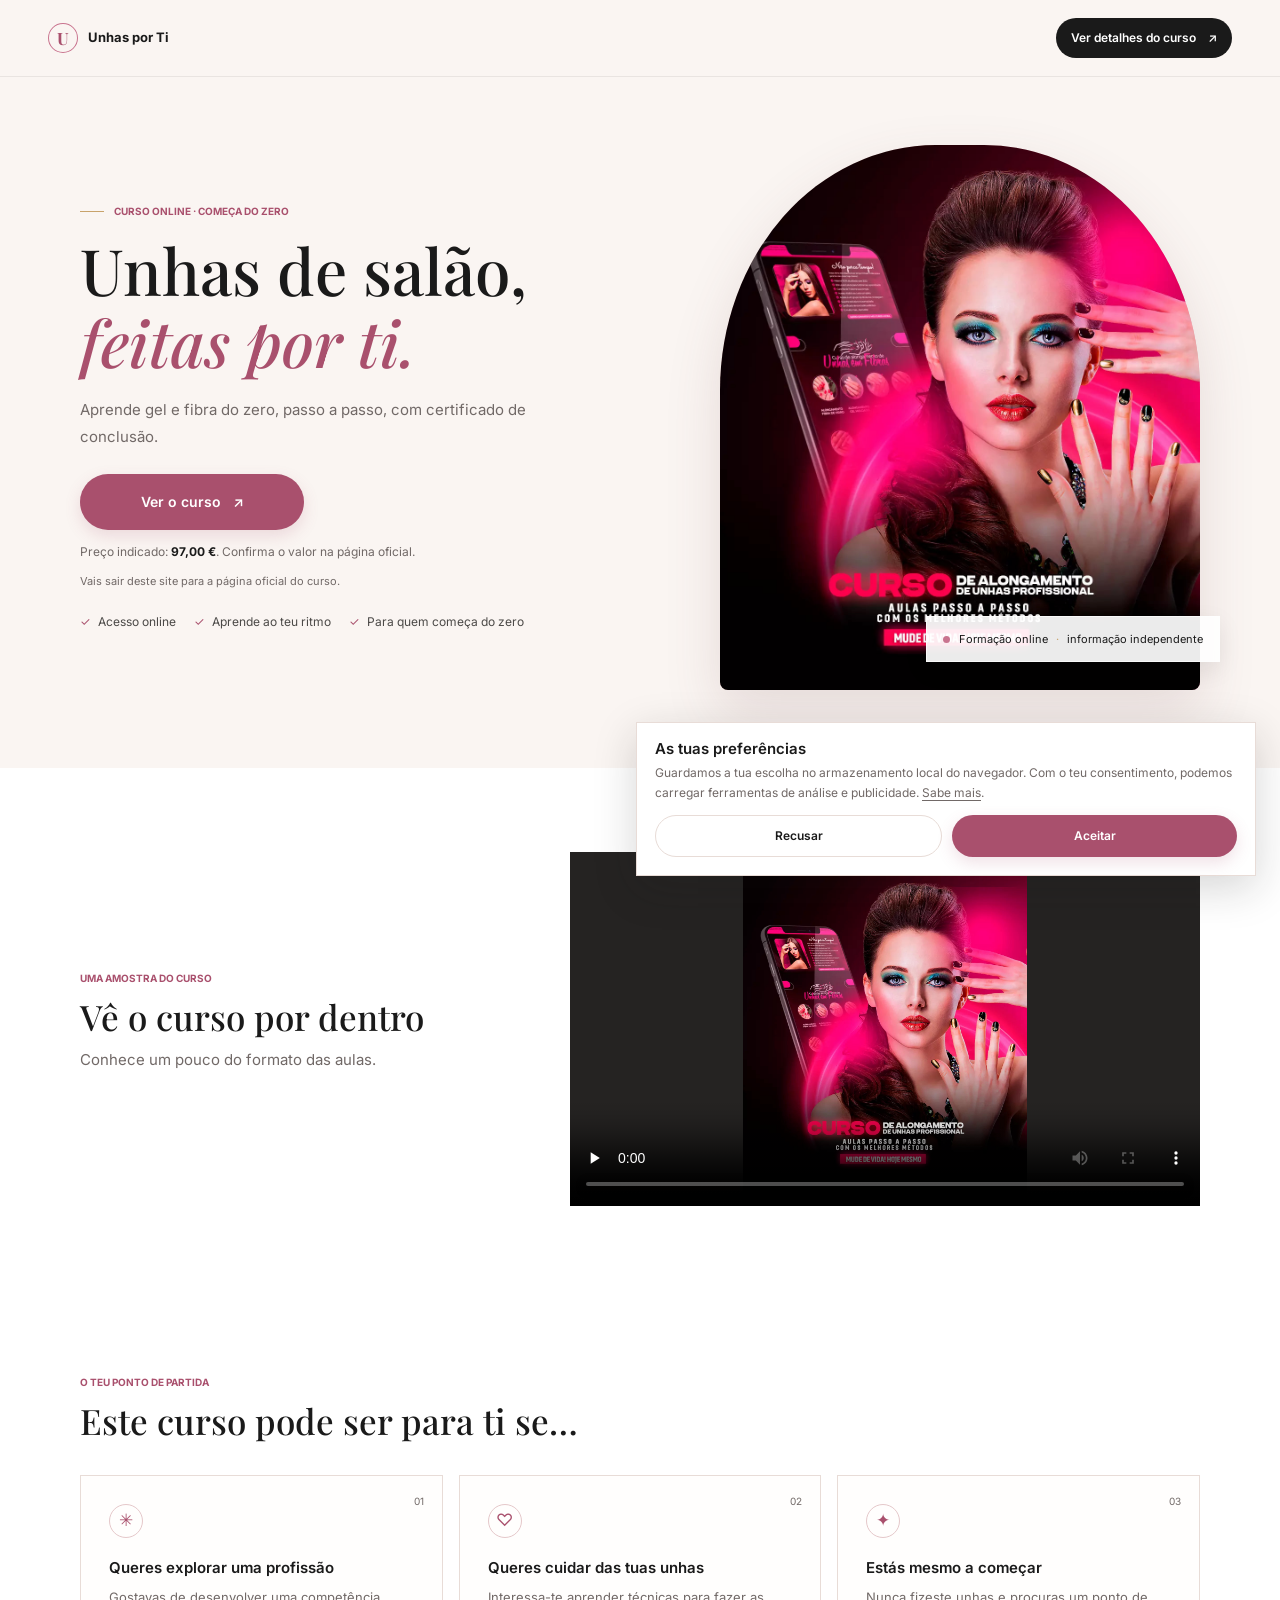
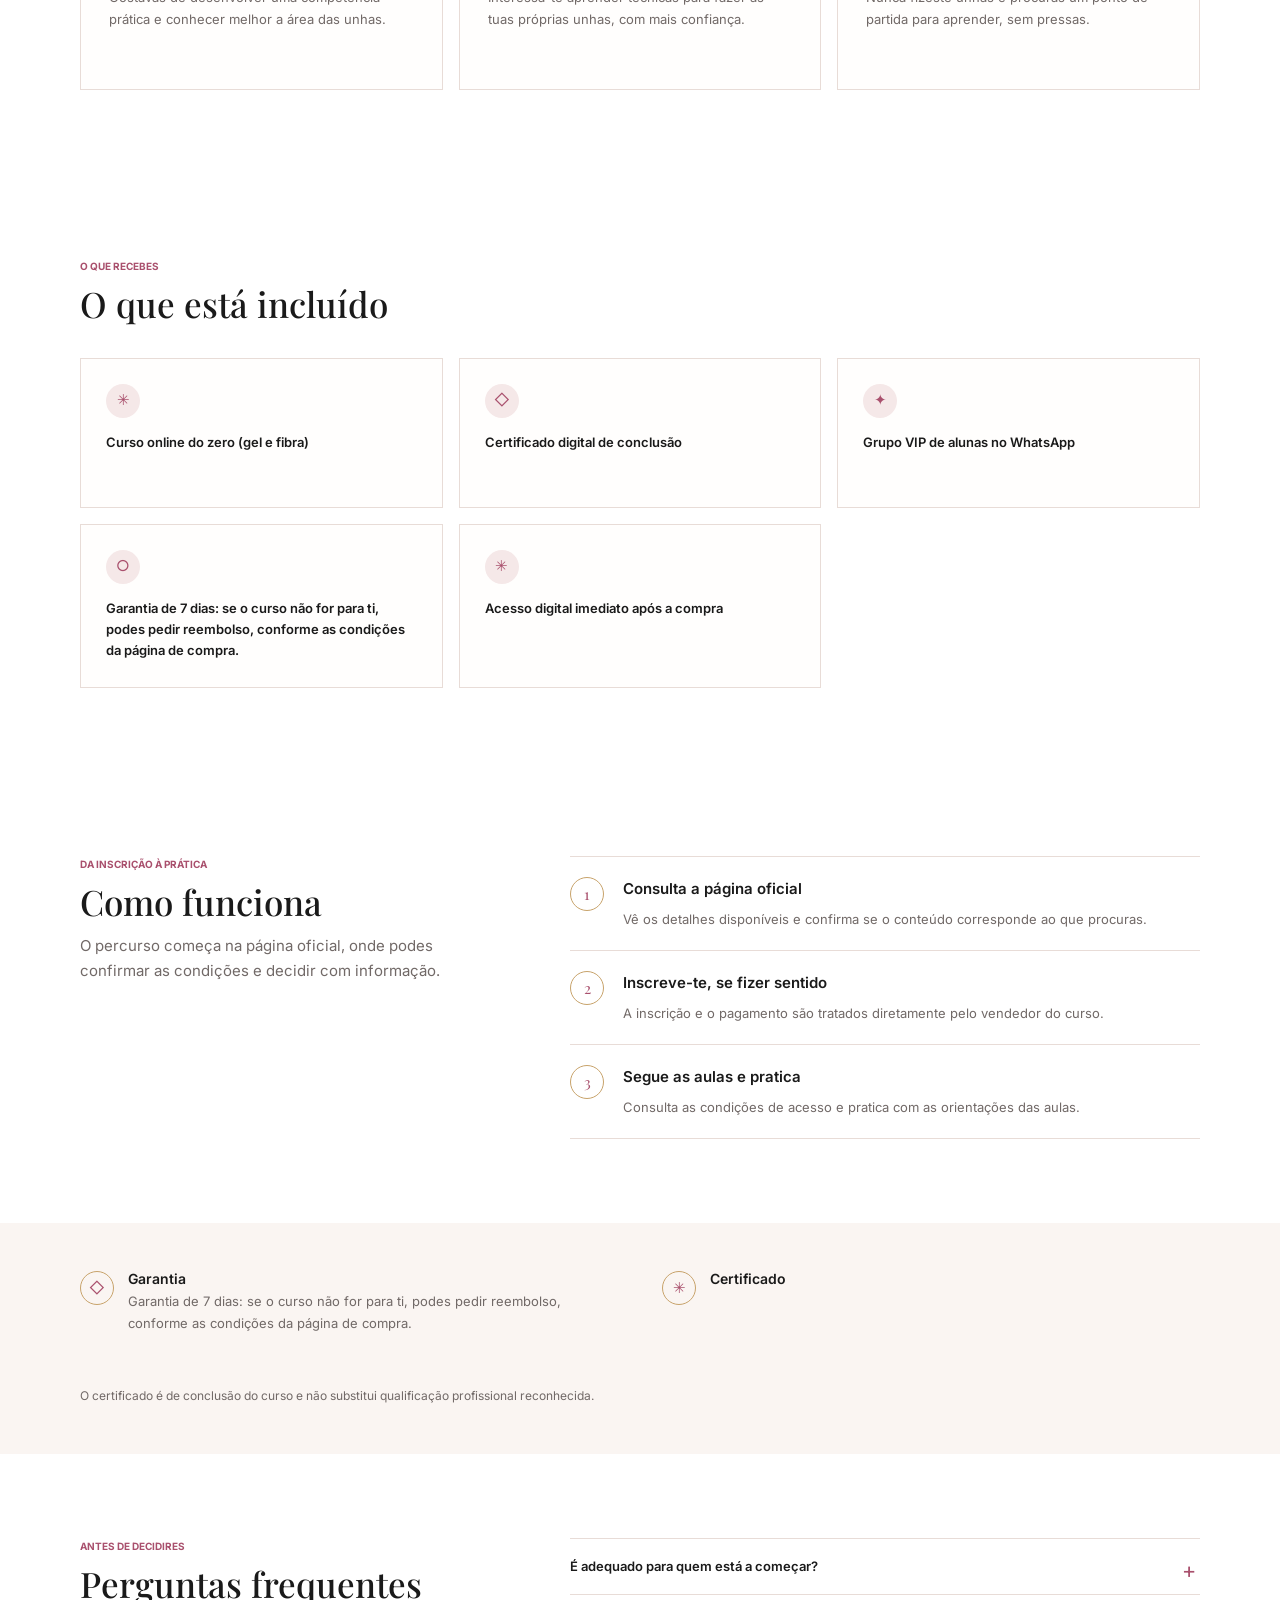
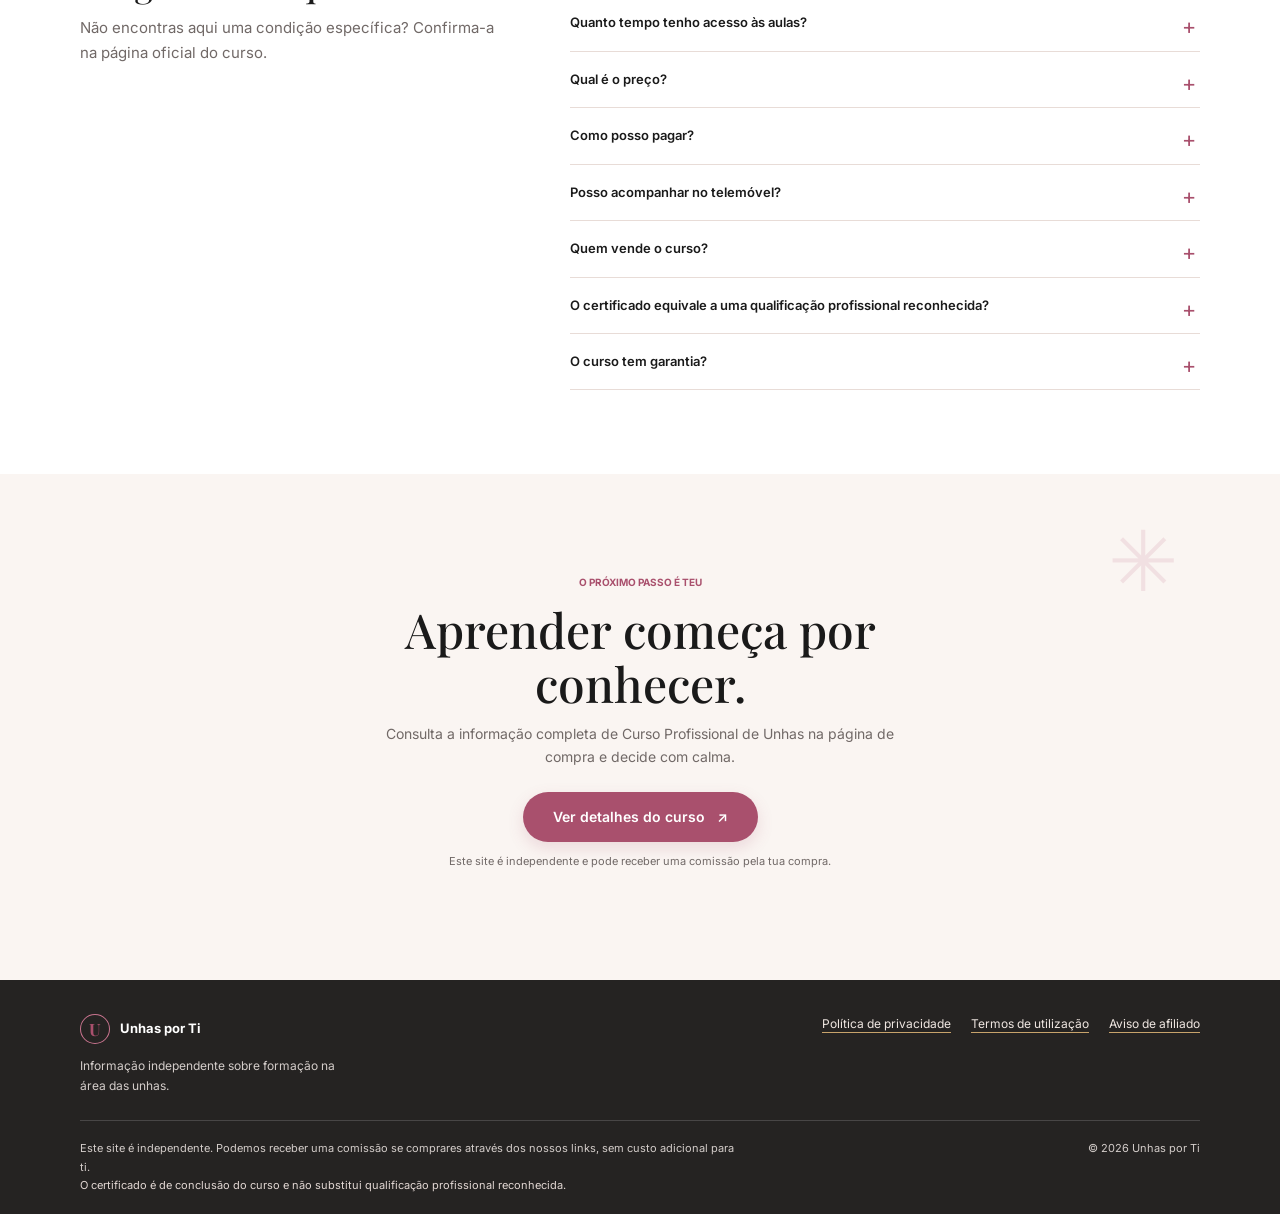
<file: index.html>
<!doctype html>
<html lang="pt-PT">
<head>
  <meta charset="utf-8">
  <meta name="viewport" content="width=device-width, initial-scale=1">
  <meta name="theme-color" content="#FAF5F2">
  <title data-site-title="Unhas de salão, feitas por ti.">Unhas de salão, feitas por ti. | [PREENCHER]</title>
  <meta name="description" content="Conhece o curso online de unhas de gel e fibra, do zero e passo a passo. Consulta as condições na página de compra.">
  <link rel="canonical" href="https://www.exemplo.pt/">
  <link rel="icon" href="assets/favicon.svg" type="image/svg+xml">
  <link rel="preconnect" href="https://fonts.googleapis.com">
  <link rel="preconnect" href="https://fonts.gstatic.com" crossorigin>
  <link href="https://fonts.googleapis.com/css2?family=Inter:wght@400;500;600;700&family=Playfair+Display:wght@500;600;700&display=swap" rel="stylesheet">
  <meta property="og:type" content="website">
  <meta property="og:locale" content="pt_PT">
  <meta property="og:title" content="Unhas de salão, feitas por ti.">
  <meta property="og:description" content="Curso online de unhas de gel e fibra, do zero, passo a passo.">
  <meta property="og:url" content="https://www.exemplo.pt/">
  <meta property="og:image" content="https://www.exemplo.pt/assets/curso-unhas-social.jpg">
  <meta name="twitter:card" content="summary_large_image">
  <meta name="twitter:title" content="Unhas de salão, feitas por ti.">
  <meta name="twitter:description" content="Curso online de unhas de gel e fibra, do zero, passo a passo.">
  <meta name="twitter:image" content="https://www.exemplo.pt/assets/curso-unhas-social.jpg">
  <link rel="stylesheet" href="css/style.css?v=2">
  <script type="application/ld+json">
  {
    "@context": "https://schema.org",
    "@type": "WebSite",
    "name": "[PREENCHER]",
    "url": "https://www.exemplo.pt/",
    "inLanguage": "pt-PT",
    "description": "Página independente com informação sobre um curso online de unhas de gel e fibra."
  }
  </script>
  <script src="js/config.js?v=2" defer></script>
  <script src="js/main.js?v=2" defer></script>
</head>
<body>
  <a class="skip-link" href="#conteudo">Saltar para o conteúdo</a>
  <header class="site-header">
    <div class="header-inner">
      <a class="brand" href="index.html" aria-label="Página inicial"><span class="brand-mark" aria-hidden="true">U</span><span data-site-name>Aprender Unhas</span></a>
      <a class="button button-small cta-link" href="#" target="_blank" rel="sponsored noopener noreferrer" data-cta>Ver detalhes do curso <span aria-hidden="true">↗</span></a>
    </div>
  </header>

  <main id="conteudo">
    <section class="hero section-wrap">
      <div class="hero-copy reveal">
        <p class="eyebrow"><span class="eyebrow-line"></span> Curso online · começa do zero</p>
        <h1>Unhas de salão, <em>feitas por ti.</em></h1>
        <p class="hero-description" data-hero-subheadline>Aprende gel e fibra do zero, passo a passo, com certificado de conclusão.</p>
        <a class="button button-primary cta-link" href="#" target="_blank" rel="sponsored noopener noreferrer" data-cta>Ver o curso <span aria-hidden="true">↗</span></a>
        <p class="price-note" data-price-line hidden>Preço indicado: <strong data-price></strong>. Confirma o valor na página oficial.</p>
        <p class="microcopy">Vais sair deste site para a página oficial do curso.</p>
        <ul class="support-points" data-support-points hidden aria-label="Características confirmadas">
          <template data-support-template><li><span aria-hidden="true">✓</span><span></span></li></template>
        </ul>
      </div>
      <div class="hero-visual reveal">
        <div class="image-frame hero-image-frame">
          <img src="assets/capa-curso.jpg" alt="Unhas de gel e fibra acabadas, representativas das técnicas do curso" width="760" height="850" fetchpriority="high" data-fallback-image>
          <div class="image-fallback" aria-hidden="true"><span class="fallback-flower">✳</span><span>unhas de salão<br>feitas por ti</span></div>
        </div>
        <div class="image-note"><span class="note-dot"></span> Formação online <span class="note-divider">·</span> informação independente</div>
      </div>
    </section>

    <section class="video-section section-band" aria-labelledby="video-title" data-video-section hidden>
      <div class="section-wrap video-layout">
        <div class="section-heading reveal"><p class="eyebrow">Uma amostra do curso</p><h2 id="video-title">Vê o curso por dentro</h2><p>Conhece um pouco do formato das aulas.</p></div>
        <video controls playsinline preload="none" poster="assets/capa-curso.jpg" aria-label="Vídeo de apresentação do curso de unhas">
          <source src="assets/video-curso.mp4" type="video/mp4">
          O teu navegador não suporta a reprodução deste vídeo.
        </video>
      </div>
    </section>

    <section class="audience-section section-band" aria-labelledby="audience-title">
      <div class="section-wrap">
        <div class="section-heading reveal"><p class="eyebrow">O teu ponto de partida</p><h2 id="audience-title">Este curso pode ser para ti se…</h2></div>
        <div class="audience-grid">
          <article class="audience-card reveal"><span class="card-number">01</span><span class="line-icon" aria-hidden="true">✳</span><h3>Queres explorar uma profissão</h3><p>Gostavas de desenvolver uma competência prática e conhecer melhor a área das unhas.</p></article>
          <article class="audience-card reveal"><span class="card-number">02</span><span class="line-icon" aria-hidden="true">♡</span><h3>Queres cuidar das tuas unhas</h3><p>Interessa-te aprender técnicas para fazer as tuas próprias unhas, com mais confiança.</p></article>
          <article class="audience-card reveal"><span class="card-number">03</span><span class="line-icon" aria-hidden="true">✦</span><h3>Estás mesmo a começar</h3><p>Nunca fizeste unhas e procuras um ponto de partida para aprender, sem pressas.</p></article>
        </div>
      </div>
    </section>

    <section class="learning-section section-wrap" aria-labelledby="learning-title" data-modules-section hidden>
      <div class="section-heading reveal"><p class="eyebrow">Conteúdo do curso</p><h2 id="learning-title">O que vais aprender</h2><p>Consulta os temas apresentados para esta formação.</p></div>
      <div class="module-grid" data-modules></div>
    </section>

    <section class="included-section section-band" aria-labelledby="included-title" data-included-section hidden>
      <div class="section-wrap">
        <div class="section-heading reveal"><p class="eyebrow">O que recebes</p><h2 id="included-title">O que está incluído</h2></div>
        <div class="included-grid" data-included-items></div>
      </div>
    </section>

    <section class="how-section section-band" aria-labelledby="how-title">
      <div class="section-wrap how-layout">
        <div class="section-heading reveal"><p class="eyebrow">Da inscrição à prática</p><h2 id="how-title">Como funciona</h2><p>O percurso começa na página oficial, onde podes confirmar as condições e decidir com informação.</p></div>
        <ol class="steps-list">
          <li class="step-item reveal"><span class="step-index">1</span><div><h3>Consulta a página oficial</h3><p>Vê os detalhes disponíveis e confirma se o conteúdo corresponde ao que procuras.</p></div></li>
          <li class="step-item reveal"><span class="step-index">2</span><div><h3>Inscreve-te, se fizer sentido</h3><p>A inscrição e o pagamento são tratados diretamente pelo vendedor do curso.</p></div></li>
          <li class="step-item reveal"><span class="step-index">3</span><div><h3>Segue as aulas e pratica</h3><p>Consulta as condições de acesso e pratica com as orientações das aulas.</p></div></li>
        </ol>
      </div>
    </section>

    <section class="trust-section section-wrap" aria-label="Informação sobre o curso" data-trust-section hidden>
      <div class="trust-item" data-guarantee hidden><span class="trust-icon" aria-hidden="true">◇</span><div><h2>Garantia</h2><p data-guarantee-text></p></div></div>
      <div class="trust-item" data-certificate hidden><span class="trust-icon" aria-hidden="true">✳</span><div><h2>Certificado</h2><p data-certificate-text></p></div></div>
      <p class="certificate-disclaimer" data-certificate-note hidden></p>
    </section>

    <section class="faq-section section-band" aria-labelledby="faq-title">
      <div class="section-wrap faq-layout">
        <div class="section-heading reveal"><p class="eyebrow">Antes de decidires</p><h2 id="faq-title">Perguntas frequentes</h2><p>Não encontras aqui uma condição específica? Confirma-a na página oficial do curso.</p></div>
        <div class="faq-list">
          <details class="faq-item reveal"><summary aria-controls="faq-answer-1" aria-expanded="false">É adequado para quem está a começar?</summary><div class="faq-answer" id="faq-answer-1"><p data-faq-beginner>O curso aborda unhas de gel e fibra do zero, passo a passo.</p></div></details>
          <details class="faq-item reveal" data-faq-material><summary aria-controls="faq-answer-2" aria-expanded="false">Preciso de comprar material?</summary><div class="faq-answer" id="faq-answer-2"><p data-faq-material-answer></p></div></details>
          <details class="faq-item reveal" data-faq-access><summary aria-controls="faq-answer-3" aria-expanded="false">Quanto tempo tenho acesso às aulas?</summary><div class="faq-answer" id="faq-answer-3"><p data-faq-access-answer></p></div></details>
          <details class="faq-item reveal" data-faq-duration><summary aria-controls="faq-answer-4" aria-expanded="false">Quanto tempo dura o curso?</summary><div class="faq-answer" id="faq-answer-4"><p data-faq-duration-answer></p></div></details>
          <details class="faq-item reveal" data-faq-module-count><summary aria-controls="faq-answer-5" aria-expanded="false">Quantos módulos tem o curso?</summary><div class="faq-answer" id="faq-answer-5"><p data-faq-module-count-answer></p></div></details>
          <details class="faq-item reveal" data-faq-price><summary aria-controls="faq-answer-6" aria-expanded="false">Qual é o preço?</summary><div class="faq-answer" id="faq-answer-6"><p data-faq-price-answer></p></div></details>
          <details class="faq-item reveal"><summary aria-controls="faq-answer-7" aria-expanded="false">Como posso pagar?</summary><div class="faq-answer" id="faq-answer-7"><p>Os métodos de pagamento são definidos pelo vendedor. Consulta a página de compra para veres as opções disponíveis.</p></div></details>
          <details class="faq-item reveal"><summary aria-controls="faq-answer-8" aria-expanded="false">Posso acompanhar no telemóvel?</summary><div class="faq-answer" id="faq-answer-8"><p>Confirma na página de compra quais os dispositivos e requisitos técnicos compatíveis com as aulas.</p></div></details>
          <details class="faq-item reveal"><summary aria-controls="faq-answer-9" aria-expanded="false">Quem vende o curso?</summary><div class="faq-answer" id="faq-answer-9"><p>Este é um site independente, não é o site oficial. A inscrição, o pagamento e a disponibilização do curso são da responsabilidade do respetivo vendedor.</p></div></details>
          <details class="faq-item reveal" data-faq-certificate hidden><summary aria-controls="faq-answer-10" aria-expanded="false">O certificado equivale a uma qualificação profissional reconhecida?</summary><div class="faq-answer" id="faq-answer-10"><p data-faq-certificate-answer></p></div></details>
          <details class="faq-item reveal" data-faq-guarantee><summary aria-controls="faq-answer-11" aria-expanded="false">O curso tem garantia?</summary><div class="faq-answer" id="faq-answer-11"><p data-faq-guarantee-answer></p></div></details>
        </div>
      </div>
    </section>

    <section class="final-cta section-wrap reveal" aria-labelledby="final-title">
      <div class="final-ornament" aria-hidden="true">✳</div>
      <p class="eyebrow">O próximo passo é teu</p>
      <h2 id="final-title">Aprender começa por conhecer.</h2>
      <p>Consulta a informação completa de <span data-product-name>Curso Profissional de Unhas</span> na página de compra e decide com calma.</p>
      <a class="button button-primary cta-link" href="#" target="_blank" rel="sponsored noopener noreferrer" data-cta>Ver detalhes do curso <span aria-hidden="true">↗</span></a>
      <p class="microcopy">Este site é independente e pode receber uma comissão pela tua compra.</p>
    </section>
  </main>

  <footer class="site-footer">
    <div class="section-wrap footer-main">
      <div class="footer-brand"><a class="brand" href="index.html"><span class="brand-mark" aria-hidden="true">U</span><span data-site-name>Aprender Unhas</span></a><p>Informação independente sobre formação na área das unhas.</p></div>
      <nav class="footer-links" aria-label="Informação legal"><a href="politica-privacidade.html">Política de privacidade</a><a href="termos.html">Termos de utilização</a><a href="aviso-afiliado.html">Aviso de afiliado</a><a href="mailto:contacto@example.pt" data-contact-link hidden>Contacto</a></nav>
    </div>
    <div class="section-wrap footer-bottom"><div><p>Este site é independente. Podemos receber uma comissão se comprares através dos nossos links, sem custo adicional para ti.</p><p class="certificate-disclaimer" data-certificate-note hidden></p></div><p>© <span data-year></span> <span data-site-name>Aprender Unhas</span></p></div>
  </footer>

  <div class="mobile-cta" data-mobile-cta><a class="button button-primary cta-link" href="#" target="_blank" rel="sponsored noopener noreferrer" data-cta>Conhecer o curso <span aria-hidden="true">↗</span></a></div>

  <section class="cookie-banner" data-cookie-banner role="dialog" aria-label="Preferências de cookies" aria-describedby="cookie-description" hidden>
    <div><h2>As tuas preferências</h2><p id="cookie-description">Guardamos a tua escolha no armazenamento local do navegador. Com o teu consentimento, podemos carregar ferramentas de análise e publicidade. <a href="politica-privacidade.html">Sabe mais</a>.</p></div>
    <div class="cookie-actions"><button class="button button-cookie" type="button" data-cookie-choice="reject">Recusar</button><button class="button button-primary" type="button" data-cookie-choice="accept">Aceitar</button></div>
  </section>
</body>
</html>
</file>
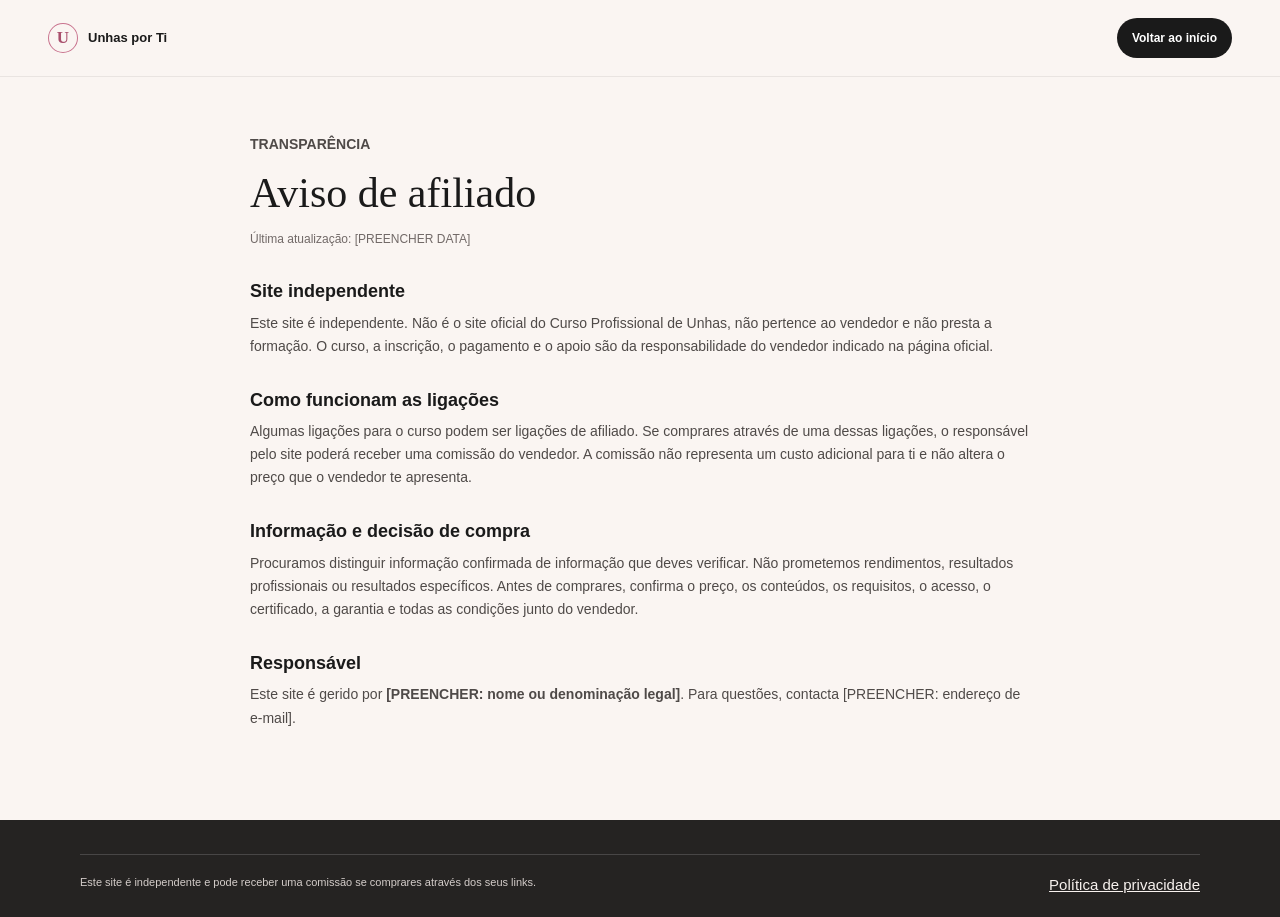
<file: aviso-afiliado.html>
<!doctype html>
<html lang="pt-PT">
<head>
  <meta charset="utf-8">
  <meta name="viewport" content="width=device-width, initial-scale=1">
  <meta name="theme-color" content="#FAF5F2">
  <title data-site-title="Aviso de afiliado">Aviso de afiliado | [PREENCHER]</title>
  <meta name="description" content="Transparência sobre a independência deste site e as ligações de afiliado.">
  <link rel="canonical" href="https://www.exemplo.pt/aviso-afiliado.html">
  <link rel="icon" href="assets/favicon.svg" type="image/svg+xml">
  <link rel="stylesheet" href="css/style.css">
  <script src="js/config.js" defer></script>
  <script src="js/main.js" defer></script>
</head>
<body>
  <header class="site-header"><div class="header-inner"><a class="brand" href="index.html"><span class="brand-mark" aria-hidden="true">U</span><span data-site-name>Aprender Unhas</span></a><a class="button button-small" href="index.html">Voltar ao início</a></div></header>
  <main class="legal-main">
    <p class="eyebrow">Transparência</p>
    <h1>Aviso de afiliado</h1>
    <p class="legal-updated">Última atualização: [PREENCHER DATA]</p>
    <h2>Site independente</h2>
    <p>Este site é independente. Não é o site oficial do Curso Profissional de Unhas, não pertence ao vendedor e não presta a formação. O curso, a inscrição, o pagamento e o apoio são da responsabilidade do vendedor indicado na página oficial.</p>
    <h2>Como funcionam as ligações</h2>
    <p>Algumas ligações para o curso podem ser ligações de afiliado. Se comprares através de uma dessas ligações, o responsável pelo site poderá receber uma comissão do vendedor. A comissão não representa um custo adicional para ti e não altera o preço que o vendedor te apresenta.</p>
    <h2>Informação e decisão de compra</h2>
    <p>Procuramos distinguir informação confirmada de informação que deves verificar. Não prometemos rendimentos, resultados profissionais ou resultados específicos. Antes de comprares, confirma o preço, os conteúdos, os requisitos, o acesso, o certificado, a garantia e todas as condições junto do vendedor.</p>
    <h2>Responsável</h2>
    <p>Este site é gerido por <strong>[PREENCHER: nome ou denominação legal]</strong>. Para questões, contacta <a data-contact-email>[PREENCHER: endereço de e-mail]</a>.</p>
  </main>
  <footer class="site-footer"><div class="section-wrap footer-bottom"><p>Este site é independente e pode receber uma comissão se comprares através dos seus links.</p><a href="politica-privacidade.html">Política de privacidade</a></div></footer>
</body>
</html>
</file>
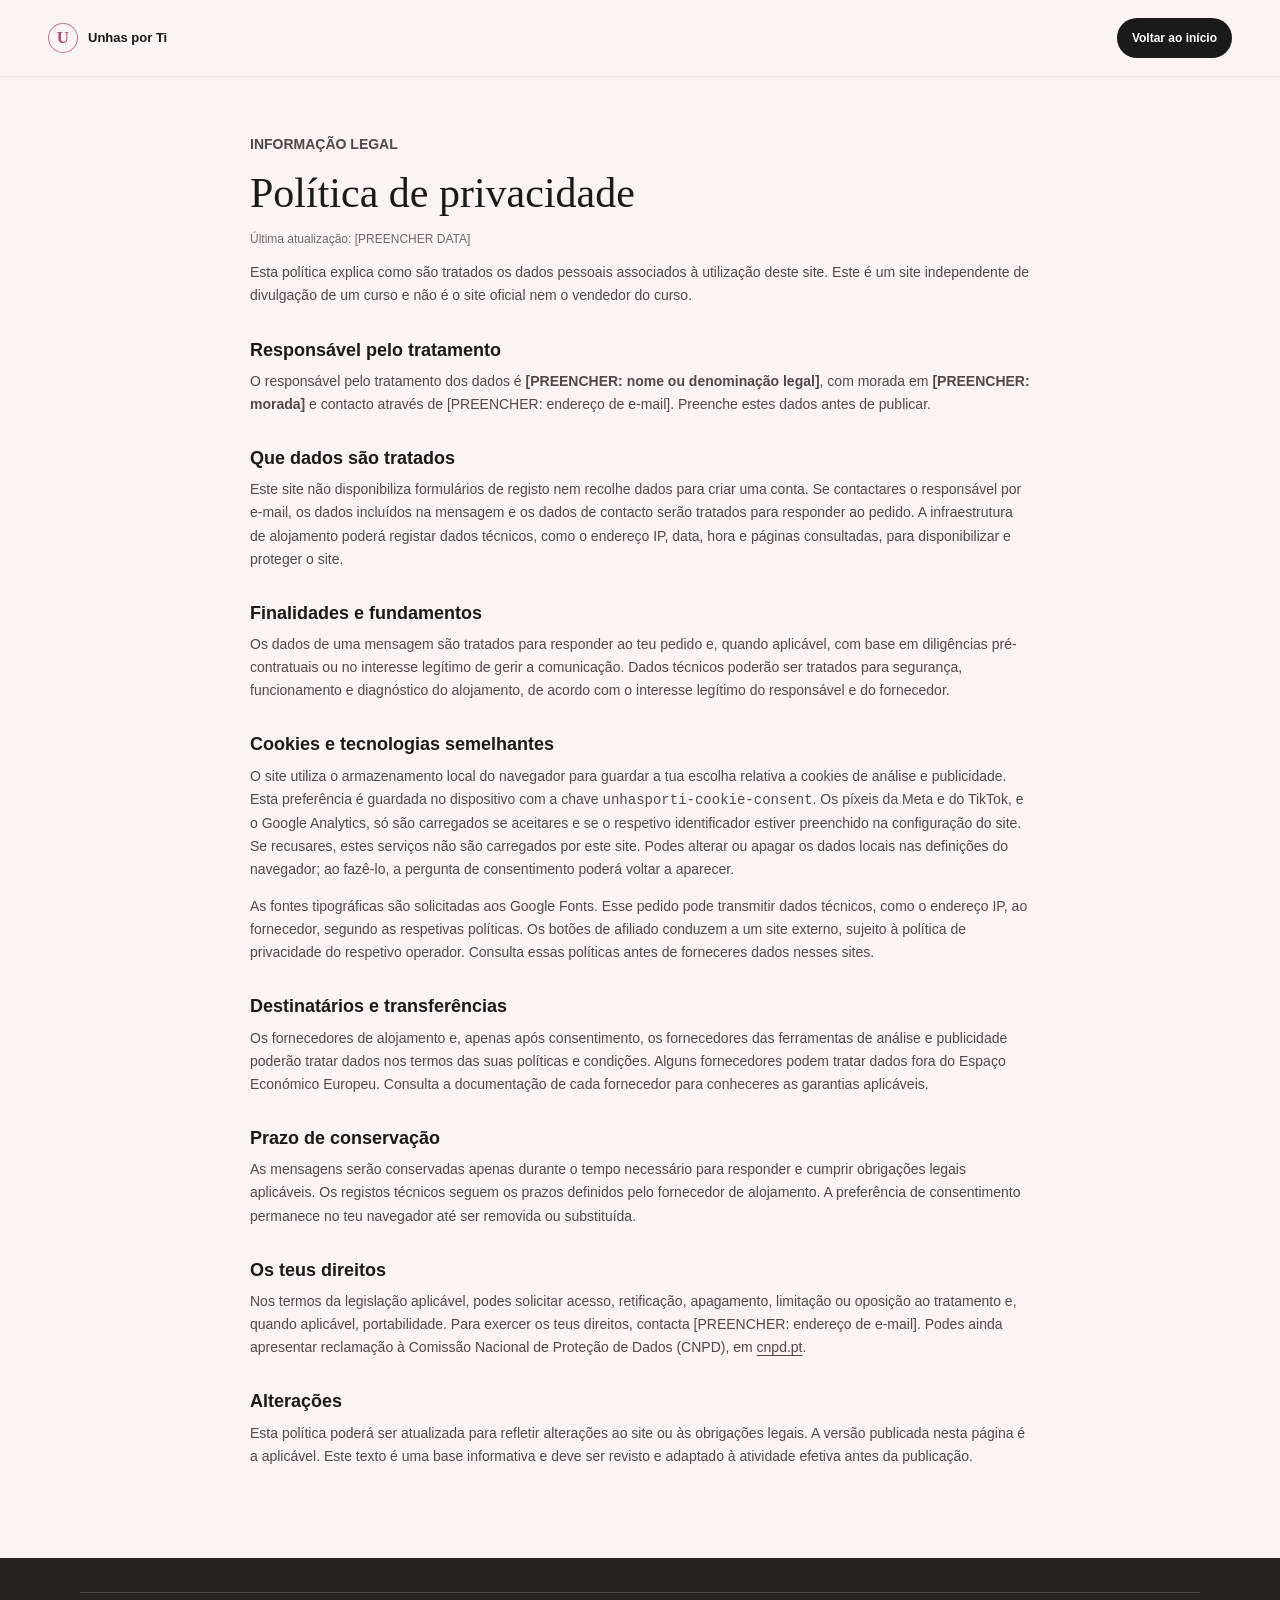
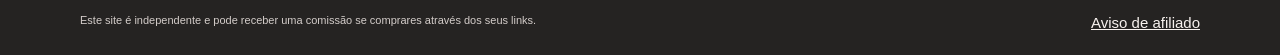
<file: politica-privacidade.html>
<!doctype html>
<html lang="pt-PT">
<head>
  <meta charset="utf-8">
  <meta name="viewport" content="width=device-width, initial-scale=1">
  <meta name="theme-color" content="#FAF5F2">
  <title data-site-title="Política de privacidade">Política de privacidade | [PREENCHER]</title>
  <meta name="description" content="Informação sobre privacidade, dados pessoais, cookies e ferramentas de análise deste site independente.">
  <link rel="canonical" href="https://www.exemplo.pt/politica-privacidade.html">
  <link rel="icon" href="assets/favicon.svg" type="image/svg+xml">
  <link rel="stylesheet" href="css/style.css">
  <script src="js/config.js" defer></script>
  <script src="js/main.js" defer></script>
</head>
<body>
  <header class="site-header"><div class="header-inner"><a class="brand" href="index.html"><span class="brand-mark" aria-hidden="true">U</span><span data-site-name>Aprender Unhas</span></a><a class="button button-small" href="index.html">Voltar ao início</a></div></header>
  <main class="legal-main">
    <p class="eyebrow">Informação legal</p>
    <h1>Política de privacidade</h1>
    <p class="legal-updated">Última atualização: [PREENCHER DATA]</p>
    <p>Esta política explica como são tratados os dados pessoais associados à utilização deste site. Este é um site independente de divulgação de um curso e não é o site oficial nem o vendedor do curso.</p>
    <h2>Responsável pelo tratamento</h2>
    <p>O responsável pelo tratamento dos dados é <strong>[PREENCHER: nome ou denominação legal]</strong>, com morada em <strong>[PREENCHER: morada]</strong> e contacto através de <a data-contact-email>[PREENCHER: endereço de e-mail]</a>. Preenche estes dados antes de publicar.</p>
    <h2>Que dados são tratados</h2>
    <p>Este site não disponibiliza formulários de registo nem recolhe dados para criar uma conta. Se contactares o responsável por e-mail, os dados incluídos na mensagem e os dados de contacto serão tratados para responder ao pedido. A infraestrutura de alojamento poderá registar dados técnicos, como o endereço IP, data, hora e páginas consultadas, para disponibilizar e proteger o site.</p>
    <h2>Finalidades e fundamentos</h2>
    <p>Os dados de uma mensagem são tratados para responder ao teu pedido e, quando aplicável, com base em diligências pré-contratuais ou no interesse legítimo de gerir a comunicação. Dados técnicos poderão ser tratados para segurança, funcionamento e diagnóstico do alojamento, de acordo com o interesse legítimo do responsável e do fornecedor.</p>
    <h2>Cookies e tecnologias semelhantes</h2>
    <p>O site utiliza o armazenamento local do navegador para guardar a tua escolha relativa a cookies de análise e publicidade. Esta preferência é guardada no dispositivo com a chave <code>unhasporti-cookie-consent</code>. Os píxeis da Meta e do TikTok, e o Google Analytics, só são carregados se aceitares e se o respetivo identificador estiver preenchido na configuração do site. Se recusares, estes serviços não são carregados por este site. Podes alterar ou apagar os dados locais nas definições do navegador; ao fazê-lo, a pergunta de consentimento poderá voltar a aparecer.</p>
    <p>As fontes tipográficas são solicitadas aos Google Fonts. Esse pedido pode transmitir dados técnicos, como o endereço IP, ao fornecedor, segundo as respetivas políticas. Os botões de afiliado conduzem a um site externo, sujeito à política de privacidade do respetivo operador. Consulta essas políticas antes de forneceres dados nesses sites.</p>
    <h2>Destinatários e transferências</h2>
    <p>Os fornecedores de alojamento e, apenas após consentimento, os fornecedores das ferramentas de análise e publicidade poderão tratar dados nos termos das suas políticas e condições. Alguns fornecedores podem tratar dados fora do Espaço Económico Europeu. Consulta a documentação de cada fornecedor para conheceres as garantias aplicáveis.</p>
    <h2>Prazo de conservação</h2>
    <p>As mensagens serão conservadas apenas durante o tempo necessário para responder e cumprir obrigações legais aplicáveis. Os registos técnicos seguem os prazos definidos pelo fornecedor de alojamento. A preferência de consentimento permanece no teu navegador até ser removida ou substituída.</p>
    <h2>Os teus direitos</h2>
    <p>Nos termos da legislação aplicável, podes solicitar acesso, retificação, apagamento, limitação ou oposição ao tratamento e, quando aplicável, portabilidade. Para exercer os teus direitos, contacta <a data-contact-email>[PREENCHER: endereço de e-mail]</a>. Podes ainda apresentar reclamação à Comissão Nacional de Proteção de Dados (CNPD), em <a href="https://www.cnpd.pt/" target="_blank" rel="noopener noreferrer">cnpd.pt</a>.</p>
    <h2>Alterações</h2>
    <p>Esta política poderá ser atualizada para refletir alterações ao site ou às obrigações legais. A versão publicada nesta página é a aplicável. Este texto é uma base informativa e deve ser revisto e adaptado à atividade efetiva antes da publicação.</p>
  </main>
  <footer class="site-footer"><div class="section-wrap footer-bottom"><p>Este site é independente e pode receber uma comissão se comprares através dos seus links.</p><a href="aviso-afiliado.html">Aviso de afiliado</a></div></footer>
</body>
</html>
</file>
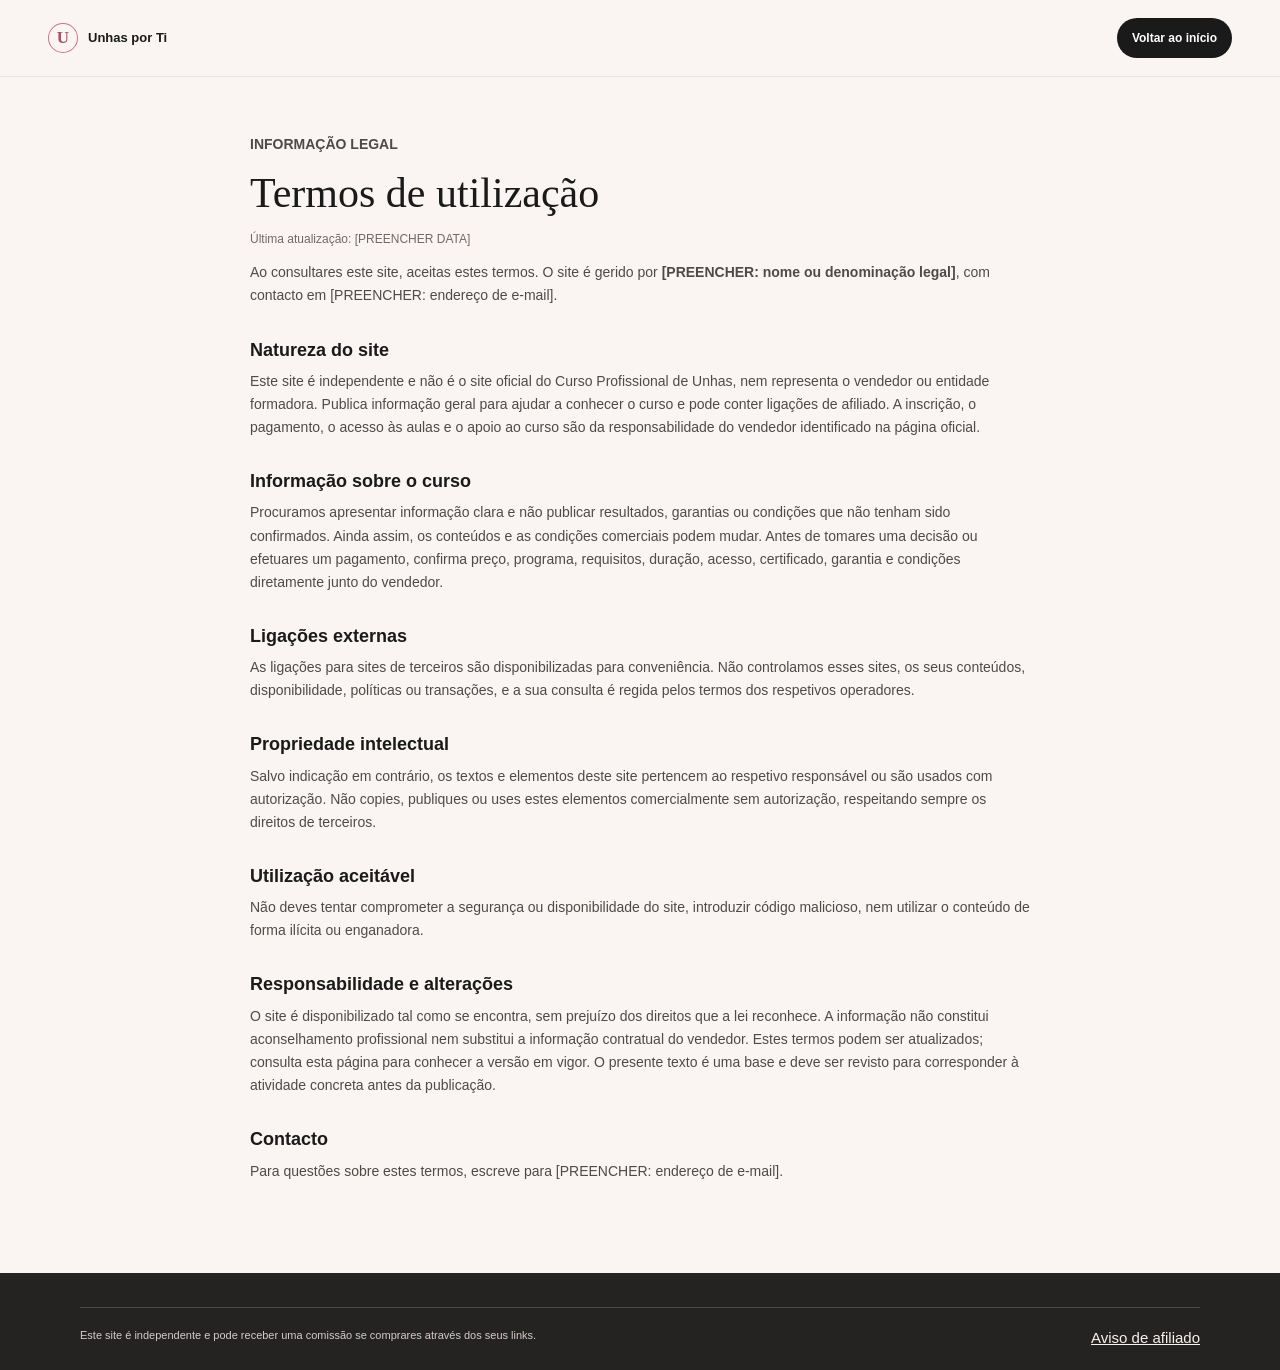
<file: termos.html>
<!doctype html>
<html lang="pt-PT">
<head>
  <meta charset="utf-8">
  <meta name="viewport" content="width=device-width, initial-scale=1">
  <meta name="theme-color" content="#FAF5F2">
  <title data-site-title="Termos de utilização">Termos de utilização | [PREENCHER]</title>
  <meta name="description" content="Termos de utilização deste site independente de divulgação de um curso de unhas.">
  <link rel="canonical" href="https://www.exemplo.pt/termos.html">
  <link rel="icon" href="assets/favicon.svg" type="image/svg+xml">
  <link rel="stylesheet" href="css/style.css">
  <script src="js/config.js" defer></script>
  <script src="js/main.js" defer></script>
</head>
<body>
  <header class="site-header"><div class="header-inner"><a class="brand" href="index.html"><span class="brand-mark" aria-hidden="true">U</span><span data-site-name>Aprender Unhas</span></a><a class="button button-small" href="index.html">Voltar ao início</a></div></header>
  <main class="legal-main">
    <p class="eyebrow">Informação legal</p>
    <h1>Termos de utilização</h1>
    <p class="legal-updated">Última atualização: [PREENCHER DATA]</p>
    <p>Ao consultares este site, aceitas estes termos. O site é gerido por <strong>[PREENCHER: nome ou denominação legal]</strong>, com contacto em <a data-contact-email>[PREENCHER: endereço de e-mail]</a>.</p>
    <h2>Natureza do site</h2>
    <p>Este site é independente e não é o site oficial do Curso Profissional de Unhas, nem representa o vendedor ou entidade formadora. Publica informação geral para ajudar a conhecer o curso e pode conter ligações de afiliado. A inscrição, o pagamento, o acesso às aulas e o apoio ao curso são da responsabilidade do vendedor identificado na página oficial.</p>
    <h2>Informação sobre o curso</h2>
    <p>Procuramos apresentar informação clara e não publicar resultados, garantias ou condições que não tenham sido confirmados. Ainda assim, os conteúdos e as condições comerciais podem mudar. Antes de tomares uma decisão ou efetuares um pagamento, confirma preço, programa, requisitos, duração, acesso, certificado, garantia e condições diretamente junto do vendedor.</p>
    <h2>Ligações externas</h2>
    <p>As ligações para sites de terceiros são disponibilizadas para conveniência. Não controlamos esses sites, os seus conteúdos, disponibilidade, políticas ou transações, e a sua consulta é regida pelos termos dos respetivos operadores.</p>
    <h2>Propriedade intelectual</h2>
    <p>Salvo indicação em contrário, os textos e elementos deste site pertencem ao respetivo responsável ou são usados com autorização. Não copies, publiques ou uses estes elementos comercialmente sem autorização, respeitando sempre os direitos de terceiros.</p>
    <h2>Utilização aceitável</h2>
    <p>Não deves tentar comprometer a segurança ou disponibilidade do site, introduzir código malicioso, nem utilizar o conteúdo de forma ilícita ou enganadora.</p>
    <h2>Responsabilidade e alterações</h2>
    <p>O site é disponibilizado tal como se encontra, sem prejuízo dos direitos que a lei reconhece. A informação não constitui aconselhamento profissional nem substitui a informação contratual do vendedor. Estes termos podem ser atualizados; consulta esta página para conhecer a versão em vigor. O presente texto é uma base e deve ser revisto para corresponder à atividade concreta antes da publicação.</p>
    <h2>Contacto</h2>
    <p>Para questões sobre estes termos, escreve para <a data-contact-email>[PREENCHER: endereço de e-mail]</a>.</p>
  </main>
  <footer class="site-footer"><div class="section-wrap footer-bottom"><p>Este site é independente e pode receber uma comissão se comprares através dos seus links.</p><a href="aviso-afiliado.html">Aviso de afiliado</a></div></footer>
</body>
</html>
</file>
<file: css/style.css>
:root {
  color-scheme: light;
  --rose: #C9748F;
  --rose-dark: #A9506D;
  --ink: #1A1A1A;
  --cream: #FAF5F2;
  --white: #FFFFFF;
  --gold: #C8A36B;
  --muted: #716967;
  --line: #E8DCD7;
  --serif: "Playfair Display", Georgia, serif;
  --sans: "Inter", "Segoe UI", sans-serif;
  font-family: var(--sans);
  color: var(--ink);
  background: var(--cream);
  font-synthesis: none;
  text-rendering: optimizeLegibility;
}

* { box-sizing: border-box; }
html { scroll-behavior: smooth; }
body { margin: 0; min-width: 320px; font-size: 15px; line-height: 1.65; }
a { color: inherit; }
button, a { -webkit-tap-highlight-color: transparent; }
a:focus-visible, button:focus-visible, summary:focus-visible { outline: 3px solid var(--gold); outline-offset: 4px; }
[hidden] { display: none !important; }
.skip-link { position: absolute; top: -100px; left: 16px; z-index: 100; padding: 10px 14px; background: var(--white); }
.skip-link:focus { top: 12px; }
.section-wrap { width: min(100% - 40px, 1120px); margin-inline: auto; }
.site-header { position: sticky; top: 0; z-index: 20; border-bottom: 1px solid rgba(26, 26, 26, .08); background: rgba(250, 245, 242, .94); backdrop-filter: blur(14px); }
.header-inner { width: min(100% - 36px, 1184px); min-height: 68px; margin: auto; display: flex; align-items: center; justify-content: space-between; gap: 12px; }
.brand { display: inline-flex; align-items: center; gap: 10px; text-decoration: none; font-size: 13px; font-weight: 700; }
.brand-mark { width: 30px; aspect-ratio: 1; display: grid; place-items: center; border: 1px solid var(--rose); border-radius: 50%; color: var(--rose-dark); font-family: var(--serif); font-size: 17px; }
.button { min-height: 50px; padding: 0 22px; border: 0; border-radius: 999px; display: inline-flex; align-items: center; justify-content: center; gap: 12px; font: 600 14px/1 var(--sans); text-align: center; text-decoration: none; cursor: pointer; transition: transform .2s ease, box-shadow .2s ease, background-color .2s ease; }
.button:hover { transform: translateY(-2px); box-shadow: 0 8px 20px rgba(110, 55, 69, .18); }
.button-primary { color: var(--white); background: var(--rose-dark); box-shadow: 0 6px 16px rgba(169, 80, 109, .17); }
.button-primary:hover { background: #923E5A; }
.button[aria-disabled="true"] { opacity: .68; cursor: not-allowed; }
.button[aria-disabled="true"]:hover { transform: none; box-shadow: none; }
.button-small { min-height: 40px; padding-inline: 15px; color: var(--white); background: var(--ink); font-size: 12px; }
.hero { padding-block: 48px 68px; display: grid; gap: 34px; align-items: center; }
.hero-copy { max-width: 600px; }
.eyebrow { margin: 0 0 14px; color: var(--rose-dark); font-size: 10px; font-weight: 700; letter-spacing: 0; text-transform: uppercase; }
.eyebrow-line { width: 24px; height: 1px; display: inline-block; margin: 0 8px 3px 0; background: var(--gold); }
h1, h2, h3, p { margin-top: 0; }
h1, h2 { font-family: var(--serif); font-weight: 500; line-height: 1.13; }
h1 { max-width: 660px; margin-bottom: 18px; font-size: 44px; }
h1 em { color: var(--rose-dark); font-weight: 500; }
.hero-description { max-width: 510px; margin-bottom: 24px; color: var(--muted); font-size: 15px; line-height: 1.8; }
.hero-copy > .button { min-height: 56px; min-width: 224px; }
.microcopy { margin: 10px 0 0; color: var(--muted); font-size: 11px; }
.price-note { margin: 12px 0 0; color: var(--muted); font-size: 12px; }
.price-note strong { color: var(--ink); }
.support-points { margin: 22px 0 0; padding: 0; display: flex; flex-wrap: wrap; gap: 10px 18px; list-style: none; }
.support-points li { display: flex; gap: 7px; align-items: center; color: #4B4947; font-size: 12px; }
.support-points li span:first-child { color: var(--rose-dark); }
.hero-visual { position: relative; width: min(100%, 500px); margin-inline: auto; }
.image-frame { position: relative; overflow: hidden; background: radial-gradient(ellipse at 70% 25%, #EBC8CC 0, transparent 44%), radial-gradient(ellipse at 22% 78%, #E4B9B0 0, transparent 45%), linear-gradient(145deg, #F3DDD5, #D9A5AA 54%, #C9748F); }
.hero-image-frame { aspect-ratio: 1 / 1.06; border-radius: 45% 45% 8px 8px; box-shadow: 0 22px 55px rgba(111, 68, 71, .15); }
.hero-image-frame img { width: 100%; height: 100%; display: block; object-fit: cover; }
.image-fallback { position: absolute; inset: 0; display: flex; flex-direction: column; align-items: center; justify-content: center; gap: 12px; color: #fffaf7; font-family: var(--serif); font-size: 20px; line-height: 1.3; text-align: center; }
.fallback-flower { color: rgba(255, 255, 255, .68); font-size: 56px; }
.hero-image-frame img:not(.image-missing) + .image-fallback { display: none; }
.hero-image-frame img.image-missing { display: none; }
.image-note { position: absolute; right: -7px; bottom: 15px; padding: 10px 13px; border: 1px solid rgba(255,255,255,.7); background: rgba(255,255,255,.92); box-shadow: 0 8px 24px rgba(26,26,26,.08); font-size: 10px; }
.note-dot { width: 7px; height: 7px; display: inline-block; margin-right: 6px; border-radius: 50%; background: var(--rose); }
.note-divider { margin-inline: 5px; color: var(--gold); }
.section-band { background: var(--white); }
.video-section { padding-block: 64px; }
.video-layout { display: grid; gap: 20px; align-items: center; }
.video-layout .section-heading { margin-bottom: 0; }
.video-layout video { width: 100%; aspect-ratio: 16 / 9; display: block; background: #252322; object-fit: contain; }
.audience-section { padding-block: 64px; }
.section-heading { max-width: 530px; margin-bottom: 28px; }
.section-heading .eyebrow { margin-bottom: 10px; }
h2 { margin-bottom: 12px; font-size: 35px; }
.section-heading > p:last-child { color: var(--muted); }
.audience-grid { display: grid; gap: 12px; }
.audience-card { position: relative; min-height: 190px; padding: 24px 22px; border: 1px solid var(--line); background: #FFFEFD; }
.card-number { position: absolute; top: 17px; right: 18px; color: #716967; font-size: 10px; }
.line-icon { width: 34px; height: 34px; margin-bottom: 18px; display: grid; place-items: center; border: 1px solid #E5C8CA; border-radius: 50%; color: var(--rose-dark); font-size: 17px; }
.audience-card h3, .module-card h3, .step-item h3 { margin-bottom: 7px; font-size: 15px; font-weight: 600; }
.audience-card p, .module-card p, .step-item p { margin: 0; color: var(--muted); font-size: 13px; }
.learning-section { padding-block: 68px; }
.module-grid { display: grid; gap: 12px; }
.module-card { padding: 22px; border: 1px solid var(--line); background: rgba(255,255,255,.62); }
.module-icon { width: 34px; height: 34px; margin-bottom: 18px; display: grid; place-items: center; border-radius: 50%; color: var(--rose-dark); background: #F5E8E8; }
.included-section { padding-block: 64px; }
.included-grid { display: grid; gap: 12px; }
.included-card { min-height: 126px; padding: 22px; border: 1px solid var(--line); background: #FFFEFD; }
.included-icon { width: 34px; height: 34px; margin-bottom: 14px; display: grid; place-items: center; border-radius: 50%; color: var(--rose-dark); background: #F5E8E8; }
.included-card p { margin: 0; font-size: 13px; font-weight: 600; }
.how-section { padding-block: 64px; }
.how-layout { display: grid; gap: 18px; }
.how-layout .section-heading { margin-bottom: 0; }
.steps-list { margin: 0; padding: 0; list-style: none; }
.step-item { display: grid; grid-template-columns: 38px 1fr; gap: 15px; padding-block: 20px; border-bottom: 1px solid var(--line); }
.step-item:first-child { border-top: 1px solid var(--line); }
.step-index { width: 34px; height: 34px; display: grid; place-items: center; border: 1px solid var(--gold); border-radius: 50%; color: var(--rose-dark); font-family: var(--serif); }
.trust-section { padding-block: 36px; display: grid; gap: 20px; }
.trust-item { display: flex; align-items: flex-start; gap: 14px; }
.trust-icon { width: 34px; height: 34px; flex: 0 0 auto; display: grid; place-items: center; border: 1px solid var(--gold); border-radius: 50%; color: var(--rose-dark); }
.trust-item h2 { margin: 0 0 4px; font-family: var(--sans); font-size: 14px; font-weight: 600; }
.trust-item p { margin: 0; color: var(--muted); font-size: 13px; }
.certificate-disclaimer { margin: 8px 0 0; color: var(--muted); font-size: 12px; }
.faq-section { padding-block: 64px; }
.faq-layout { display: grid; gap: 24px; }
.faq-layout .section-heading { margin-bottom: 0; }
.faq-item { border-bottom: 1px solid var(--line); }
.faq-item:first-child { border-top: 1px solid var(--line); }
.faq-item summary { position: relative; padding: 17px 36px 17px 0; font-size: 13px; font-weight: 600; list-style: none; cursor: pointer; }
.faq-item summary::-webkit-details-marker { display: none; }
.faq-item summary::after { position: absolute; top: 13px; right: 4px; color: var(--rose-dark); content: "+"; font-size: 22px; font-weight: 400; }
.faq-item[open] summary::after { content: "−"; }
.faq-answer { padding: 0 20px 17px 0; }
.faq-answer p { margin: 0; color: var(--muted); font-size: 13px; }
.final-cta { position: relative; overflow: hidden; padding-block: 68px 74px; text-align: center; }
.final-cta .eyebrow { margin-bottom: 11px; }
.final-cta h2 { max-width: 560px; margin: 0 auto 12px; font-size: 38px; }
.final-cta > p:not(.eyebrow):not(.microcopy) { max-width: 510px; margin: 0 auto 23px; color: var(--muted); font-size: 14px; }
.final-cta .button { min-width: 235px; }
.final-ornament { position: absolute; top: 18px; right: 2%; color: rgba(201,116,143,.16); font-size: 84px; pointer-events: none; }
.site-footer { padding-block: 34px 20px; color: #F8F2EF; background: #252322; }
.footer-main { display: flex; flex-direction: column; gap: 25px; padding-bottom: 25px; }
.footer-brand .brand { color: #fff; }
.footer-brand p { max-width: 260px; margin: 12px 0 0; color: #D4CDCA; font-size: 12px; }
.footer-links { display: flex; flex-wrap: wrap; gap: 12px 20px; }
.footer-links a { color: #F0E7E2; font-size: 12px; text-decoration-color: #C8A36B; text-underline-offset: 4px; }
.footer-bottom { padding-top: 18px; border-top: 1px solid rgba(255,255,255,.16); display: flex; flex-direction: column; gap: 8px; }
.footer-bottom p { margin: 0; color: #D4CDCA; font-size: 11px; }
.footer-bottom .certificate-disclaimer { color: #E3D8D4; }
.mobile-cta { position: fixed; z-index: 25; right: 0; bottom: 0; left: 0; padding: 11px 18px calc(11px + env(safe-area-inset-bottom)); border-top: 1px solid rgba(26,26,26,.09); background: rgba(250,245,242,.96); transform: translateY(120%); transition: transform .25s ease; }
.mobile-cta.is-visible { transform: translateY(0); }
.mobile-cta .button { width: 100%; min-height: 48px; }
.cookie-banner { position: fixed; z-index: 40; right: 14px; bottom: 14px; left: 14px; max-width: 620px; margin-left: auto; padding: 18px; border: 1px solid var(--line); background: #fff; box-shadow: 0 12px 40px rgba(26,26,26,.18); }
.cookie-banner h2 { margin-bottom: 5px; font-family: var(--sans); font-size: 15px; font-weight: 600; }
.cookie-banner p { margin-bottom: 12px; color: var(--muted); font-size: 12px; }
.cookie-banner a { text-underline-offset: 3px; }
.cookie-actions { display: flex; gap: 10px; }
.cookie-actions .button { min-height: 42px; flex: 1; padding-inline: 15px; font-size: 12px; }
.button-cookie { border: 1px solid var(--line); color: var(--ink); background: var(--white); }
.legal-main { width: min(100% - 40px, 780px); margin: 0 auto; padding-block: 56px 76px; }
.legal-main h1 { margin-bottom: 12px; font-size: 42px; }
.legal-main .legal-updated { color: var(--muted); font-size: 12px; }
.legal-main h2 { margin: 32px 0 10px; font-family: var(--sans); font-size: 18px; font-weight: 600; }
.legal-main p, .legal-main li { color: #4F4A48; font-size: 14px; }
.legal-main a { text-underline-offset: 3px; }
.reveal { opacity: 0; transform: translateY(15px); transition: opacity .55s ease, transform .55s ease; }
.reveal.is-visible { opacity: 1; transform: translateY(0); }

@media (min-width: 700px) {
  .section-wrap { width: min(100% - 64px, 1120px); }
  .header-inner { width: min(100% - 64px, 1184px); min-height: 76px; }
  .hero { min-height: 630px; padding-block: 68px 78px; grid-template-columns: 1.1fr .9fr; gap: 54px; }
  h1 { font-size: 64px; }
  .hero-visual { width: 100%; }
  .hero-image-frame { aspect-ratio: .88; }
  .image-note { right: -20px; bottom: 28px; padding: 13px 16px; font-size: 11px; }
  .video-section { padding-block: 84px; }
  .video-layout { grid-template-columns: .8fr 1.2fr; gap: 70px; }
  .audience-section, .how-section, .faq-section { padding-block: 84px; }
  .section-heading { margin-bottom: 34px; }
  .audience-grid { grid-template-columns: repeat(3, 1fr); gap: 16px; }
  .audience-card { min-height: 215px; padding: 28px; }
  .module-grid { grid-template-columns: repeat(3, 1fr); gap: 16px; }
  .module-card { min-height: 178px; padding: 25px; }
  .included-section { padding-block: 84px; }
  .included-grid { grid-template-columns: repeat(3, 1fr); gap: 16px; }
  .included-card { min-height: 150px; padding: 25px; }
  .learning-section { padding-block: 84px; }
  .how-layout { grid-template-columns: .8fr 1.2fr; gap: 70px; }
  .trust-section { grid-template-columns: repeat(2, 1fr); gap: 44px; padding-block: 48px; }
  .faq-layout { grid-template-columns: .8fr 1.2fr; gap: 70px; }
  .faq-layout .section-heading { position: sticky; top: 110px; align-self: start; }
  .final-cta { padding-block: 100px 110px; }
  .final-cta h2 { font-size: 48px; }
  .footer-main { flex-direction: row; justify-content: space-between; align-items: flex-start; }
  .footer-links { justify-content: flex-end; }
  .footer-bottom { flex-direction: row; justify-content: space-between; align-items: flex-start; }
  .footer-bottom > div { max-width: 660px; }
  .mobile-cta { display: none; }
  .cookie-banner { right: 24px; bottom: 24px; left: auto; }
}

@media (prefers-reduced-motion: reduce) {
  *, *::before, *::after { scroll-behavior: auto !important; animation-duration: .01ms !important; animation-iteration-count: 1 !important; transition-duration: .01ms !important; }
  .reveal { opacity: 1; transform: none; }
}
</file>
